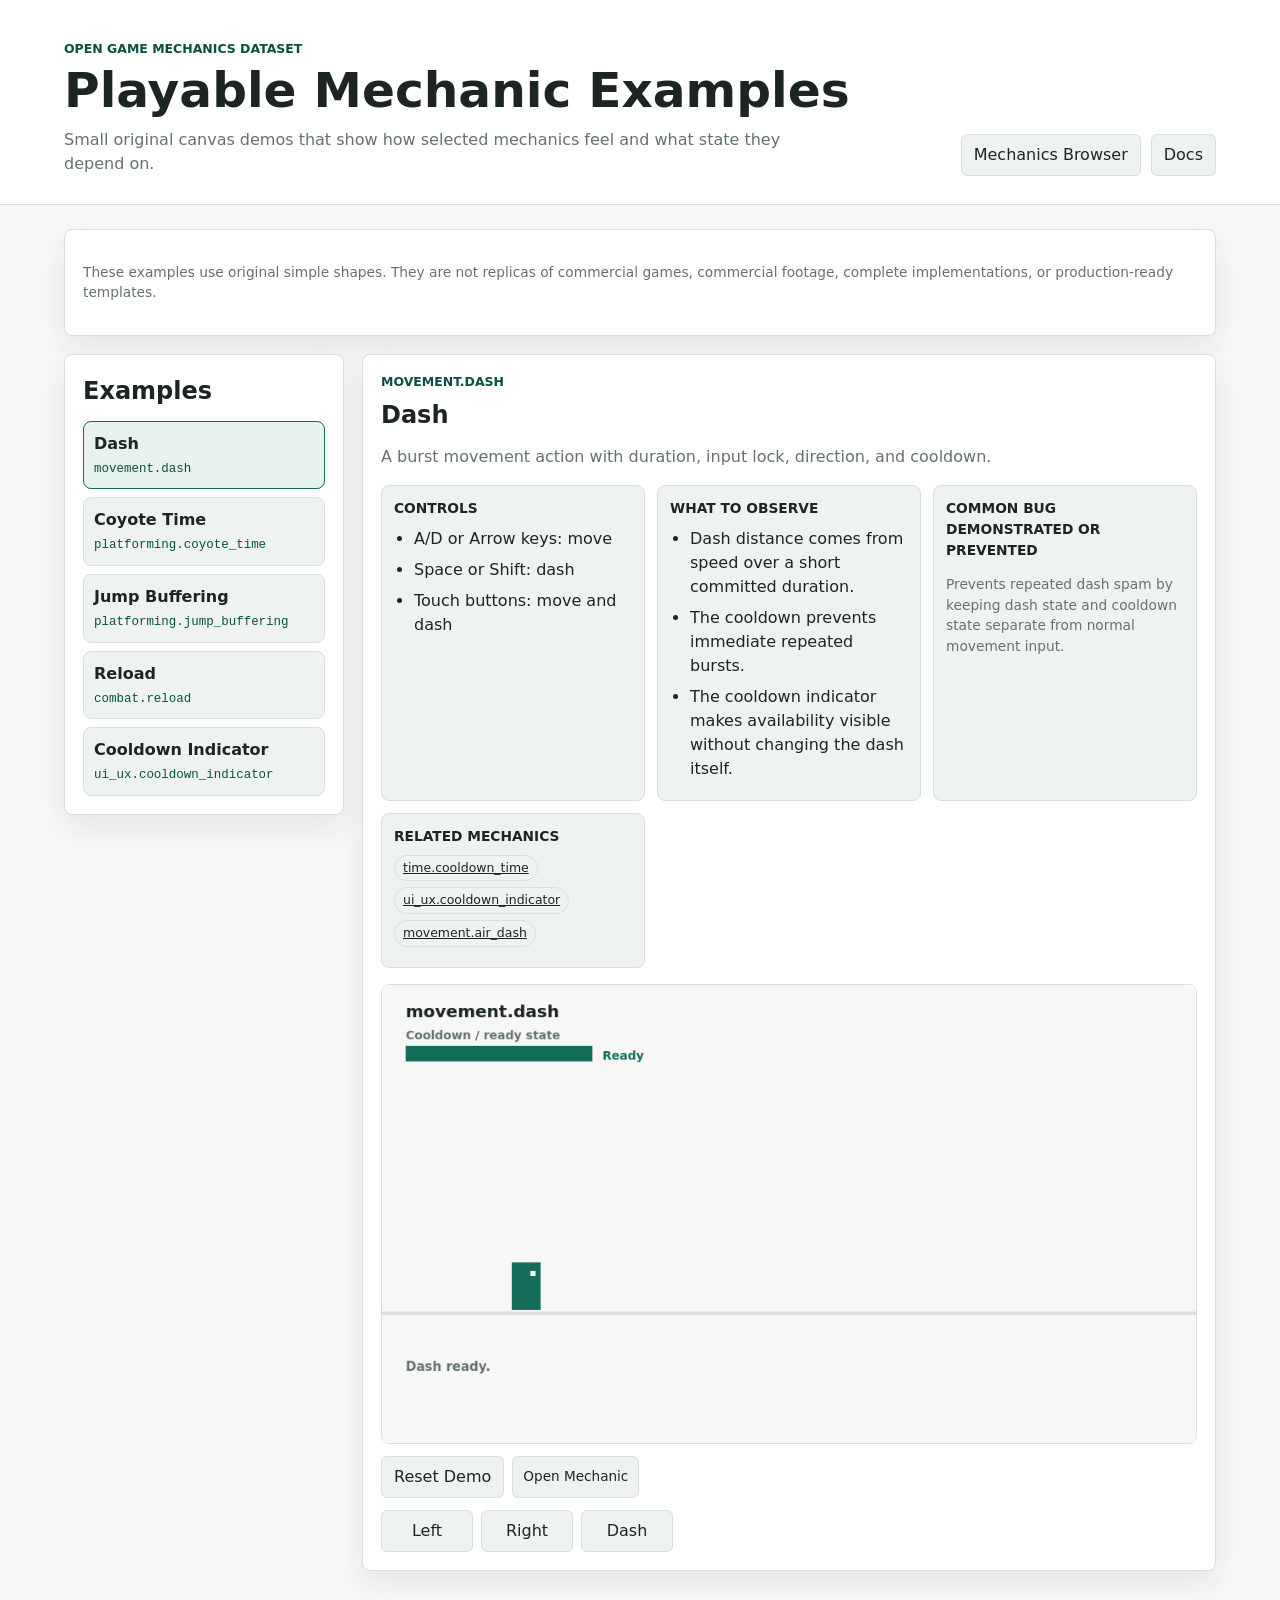
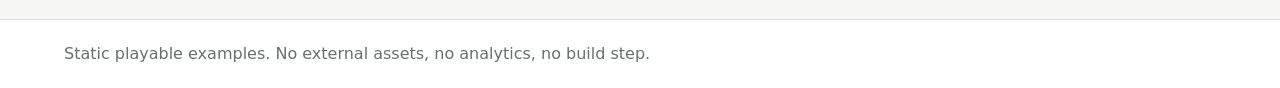
<file: site/playable-examples.html>
<!doctype html>
<html lang="en">
  <head>
    <meta charset="utf-8">
    <meta name="viewport" content="width=device-width, initial-scale=1">
    <title>Playable Mechanic Examples</title>
    <link rel="stylesheet" href="styles.css">
  </head>
  <body>
    <header class="site-header">
      <div>
        <p class="eyebrow">Open Game Mechanics Dataset</p>
        <h1>Playable Mechanic Examples</h1>
        <p class="intro">Small original canvas demos that show how selected mechanics feel and what state they depend on.</p>
      </div>
      <nav class="header-links" aria-label="Playable example links">
        <a href="index.html">Mechanics Browser</a>
        <a href="../docs/playable-mechanic-examples.md">Docs</a>
      </nav>
    </header>

    <main class="playable-page">
      <section class="playable-intro" aria-label="Playable examples overview">
        <p class="muted-text">These examples use original simple shapes. They are not replicas of commercial games, commercial footage, complete implementations, or production-ready templates.</p>
      </section>

      <section class="playable-layout" aria-label="Playable examples">
        <aside class="playable-sidebar" aria-label="Available demos">
          <h2>Examples</h2>
          <div id="demoList" class="demo-list"></div>
        </aside>

        <section class="playable-stage" aria-live="polite">
          <div class="playable-heading">
            <div>
              <p class="eyebrow" id="demoMechanicId">mechanic</p>
              <h2 id="demoTitle">Loading demo...</h2>
              <p id="demoDescription" class="intro"></p>
            </div>
          </div>

          <div class="playable-info">
            <section>
              <h3>Controls</h3>
              <ul id="demoControls" class="detail-list"></ul>
            </section>
            <section>
              <h3>What To Observe</h3>
              <ul id="demoObserve" class="detail-list"></ul>
            </section>
            <section>
              <h3>Common Bug Demonstrated Or Prevented</h3>
              <p id="demoBug" class="muted-text"></p>
            </section>
            <section>
              <h3>Related Mechanics</h3>
              <div id="demoRelated" class="pill-list"></div>
            </section>
          </div>

          <div class="canvas-shell">
            <canvas id="demoCanvas" width="960" height="540" aria-label="Playable mechanic demo canvas"></canvas>
          </div>

          <div class="playable-toolbar">
            <button id="resetDemo" type="button">Reset Demo</button>
            <a id="openMechanicLink" class="detail-action" href="index.html">Open Mechanic</a>
          </div>

          <div id="touchControls" class="touch-controls" aria-label="Touch controls"></div>
        </section>
      </section>
    </main>

    <footer>
      <p>Static playable examples. No external assets, no analytics, no build step.</p>
    </footer>

    <script src="playable-examples-data.js?v=playable-0.1" defer></script>
    <script src="playable-examples.js?v=playable-0.1" defer></script>
  </body>
</html>
</file>
<file: site/styles.css>
:root {
  color-scheme: light;
  --bg: #f7f8f6;
  --surface: #ffffff;
  --surface-muted: #eef3f1;
  --text: #1d2522;
  --muted: #65726c;
  --border: #d8dfdc;
  --accent: #146c5a;
  --accent-strong: #0b4f43;
  --focus: #9c5b1a;
  --shadow: 0 12px 28px rgba(21, 35, 31, 0.08);
}

* {
  box-sizing: border-box;
}

body {
  margin: 0;
  background: var(--bg);
  color: var(--text);
  font-family: Inter, ui-sans-serif, system-ui, -apple-system, BlinkMacSystemFont, "Segoe UI", sans-serif;
  line-height: 1.5;
}

a {
  color: var(--accent-strong);
}

button,
input,
select {
  font: inherit;
}

button,
select,
input {
  border: 1px solid var(--border);
  border-radius: 6px;
}

button:focus-visible,
select:focus-visible,
input:focus-visible,
.result-card:focus-visible,
.detail-action:focus-visible,
.related-button:focus-visible,
.detail-panel:focus-visible,
.mixer-toggle:focus-visible,
.mixer-panel button:focus-visible,
.mixer-panel textarea:focus-visible,
.games-panel button:focus-visible,
.games-panel input:focus-visible,
.games-panel select:focus-visible,
.demo-list-button:focus-visible,
.playable-toolbar button:focus-visible,
.touch-controls button:focus-visible,
.inline-link:focus-visible {
  outline: 3px solid var(--focus);
  outline-offset: 2px;
}

.site-header {
  display: flex;
  justify-content: space-between;
  gap: 24px;
  align-items: flex-end;
  padding: 40px min(5vw, 64px) 28px;
  border-bottom: 1px solid var(--border);
  background: var(--surface);
}

.eyebrow {
  margin: 0 0 6px;
  color: var(--accent-strong);
  font-size: 0.78rem;
  font-weight: 700;
  text-transform: uppercase;
}

h1 {
  margin: 0;
  font-size: clamp(2rem, 3.8vw, 3.25rem);
  line-height: 1.05;
}

.intro {
  margin: 12px 0 0;
  max-width: 760px;
  color: var(--muted);
  font-size: 1rem;
}

.header-links {
  display: flex;
  flex-wrap: wrap;
  gap: 10px;
}

.header-links a {
  display: inline-flex;
  min-height: 38px;
  align-items: center;
  padding: 8px 12px;
  border: 1px solid var(--border);
  border-radius: 6px;
  background: var(--surface-muted);
  color: var(--text);
  text-decoration: none;
}

main {
  padding: 24px min(5vw, 64px) 48px;
}

.controls {
  display: grid;
  grid-template-columns: minmax(260px, 2fr) repeat(5, minmax(150px, 1fr)) auto;
  gap: 12px;
  align-items: end;
  padding: 16px;
  border: 1px solid var(--border);
  border-radius: 8px;
  background: var(--surface);
  box-shadow: var(--shadow);
}

.controls label {
  display: grid;
  gap: 6px;
}

.controls span {
  color: var(--muted);
  font-size: 0.78rem;
  font-weight: 700;
  text-transform: uppercase;
}

.controls input,
.controls select {
  width: 100%;
  min-height: 42px;
  padding: 8px 10px;
  background: #ffffff;
  color: var(--text);
}

.controls button {
  min-height: 42px;
  padding: 8px 14px;
  background: var(--accent);
  color: #ffffff;
  cursor: pointer;
}

.controls button:hover {
  background: var(--accent-strong);
}

.status-bar {
  display: flex;
  justify-content: space-between;
  margin: 18px 0;
  color: var(--muted);
}

.status-bar p {
  margin: 0;
}

.browser-layout {
  display: grid;
  grid-template-columns: minmax(0, 1fr) minmax(300px, 380px);
  gap: 20px;
  align-items: start;
}

.results {
  display: grid;
  grid-template-columns: repeat(auto-fill, minmax(280px, 1fr));
  gap: 14px;
}

.result-card {
  display: flex;
  flex-direction: column;
  min-height: 260px;
  padding: 16px;
  border: 1px solid var(--border);
  border-radius: 8px;
  background: var(--surface);
  cursor: pointer;
  transition: border-color 120ms ease, transform 120ms ease, box-shadow 120ms ease;
}

.result-card:hover,
.result-card.is-selected {
  border-color: var(--accent);
  box-shadow: var(--shadow);
  transform: translateY(-1px);
}

.result-card h2 {
  margin: 0 0 6px;
  font-size: 1.1rem;
}

.id-line {
  display: inline-block;
  margin-bottom: 10px;
  color: var(--accent-strong);
  font-family: ui-monospace, SFMono-Regular, Consolas, "Liberation Mono", monospace;
  font-size: 0.82rem;
}

.description {
  margin: 10px 0 12px;
  color: var(--text);
}

.result-actions {
  display: flex;
  flex-wrap: wrap;
  gap: 8px;
  margin-top: auto;
  padding-top: 12px;
}

.meta-row,
.pill-list {
  display: flex;
  flex-wrap: wrap;
  gap: 6px;
  margin: 8px 0;
}

.pill {
  display: inline-flex;
  align-items: center;
  min-height: 24px;
  padding: 3px 8px;
  border-radius: 999px;
  background: var(--surface-muted);
  color: var(--text);
  font-size: 0.78rem;
}

.pill.category {
  background: #e7f2ee;
  color: var(--accent-strong);
  font-weight: 700;
}

.detail-panel {
  position: sticky;
  top: 16px;
  max-height: calc(100vh - 32px);
  overflow: auto;
  padding: 18px;
  border: 1px solid var(--border);
  border-radius: 8px;
  background: var(--surface);
  box-shadow: var(--shadow);
}

.detail-heading {
  display: grid;
  gap: 12px;
}

.detail-panel h2 {
  margin: 0 0 6px;
  font-size: 1.35rem;
}

.detail-panel h3 {
  margin: 18px 0 8px;
  font-size: 0.92rem;
  text-transform: uppercase;
}

.detail-panel p {
  margin: 8px 0;
}

.detail-actions {
  display: flex;
  flex-wrap: wrap;
  gap: 8px;
}

.detail-actions button,
.detail-action,
.mixer-toggle,
.mixer-panel button {
  display: inline-flex;
  min-height: 34px;
  align-items: center;
  padding: 6px 10px;
  border: 1px solid var(--border);
  border-radius: 6px;
  background: var(--surface-muted);
  color: var(--text);
  cursor: pointer;
  font-size: 0.85rem;
  text-decoration: none;
}

.detail-actions button:hover,
.detail-action:hover,
.mixer-toggle:hover,
.mixer-panel button:hover {
  border-color: var(--accent);
  color: var(--accent-strong);
}

.mixer-toggle.is-added {
  border-color: var(--accent);
  background: #e7f2ee;
  color: var(--accent-strong);
  font-weight: 700;
}

.copy-feedback,
.muted-text {
  color: var(--muted);
  font-size: 0.86rem;
}

.copy-feedback:empty {
  display: none;
}

.detail-section {
  margin-top: 18px;
}

.detail-list {
  margin: 8px 0 0;
  padding-left: 20px;
}

.detail-list li {
  margin: 7px 0;
  overflow-wrap: anywhere;
}

.detail-grid {
  display: grid;
  grid-template-columns: repeat(auto-fit, minmax(120px, 1fr));
  gap: 8px;
  margin-top: 12px;
}

.detail-metric {
  min-width: 0;
  padding: 10px;
  border: 1px solid var(--border);
  border-radius: 6px;
  background: var(--surface-muted);
}

.detail-metric span {
  display: block;
  color: var(--muted);
  font-size: 0.72rem;
  font-weight: 700;
  text-transform: uppercase;
}

.detail-metric strong {
  display: block;
  margin-top: 2px;
}

.detail-metric span,
.detail-metric strong {
  overflow-wrap: anywhere;
}

.parameter-grid,
.implementation-grid {
  display: grid;
  gap: 10px;
  margin-top: 10px;
}

.parameter-card,
.implementation-card {
  min-width: 0;
  padding: 12px;
  border: 1px solid var(--border);
  border-radius: 8px;
  background: var(--surface-muted);
}

.parameter-card h4,
.implementation-card h4 {
  margin: 0 0 8px;
  color: var(--accent-strong);
  font-size: 0.95rem;
  overflow-wrap: anywhere;
}

.parameter-card h4 {
  font-family: ui-monospace, SFMono-Regular, Consolas, "Liberation Mono", monospace;
}

.parameter-card p,
.implementation-card p {
  margin-bottom: 0;
  overflow-wrap: anywhere;
}

.parameter-meta {
  display: grid;
  gap: 6px;
  margin: 0;
}

.parameter-meta div {
  min-width: 0;
}

.parameter-meta dt {
  color: var(--muted);
  font-size: 0.72rem;
  font-weight: 700;
  text-transform: uppercase;
}

.parameter-meta dd {
  margin: 0;
  overflow-wrap: anywhere;
}

.implementation-card p {
  line-height: 1.55;
}

.related-button {
  border: 1px solid var(--border);
  background: var(--surface-muted);
  color: var(--text);
  cursor: pointer;
}

.related-button:hover {
  border-color: var(--accent);
  color: var(--accent-strong);
}

.muted-pill {
  color: var(--muted);
  opacity: 0.78;
}

.path-link {
  overflow-wrap: anywhere;
  font-family: ui-monospace, SFMono-Regular, Consolas, "Liberation Mono", monospace;
  font-size: 0.82rem;
}

.empty-state,
.error-state {
  grid-column: 1 / -1;
  padding: 24px;
  border: 1px solid var(--border);
  border-radius: 8px;
  background: var(--surface);
}

.error-state {
  border-color: #b85d4b;
  color: #842d20;
}

.games-panel,
.mixer-panel {
  margin-top: 24px;
  padding: 20px;
  border: 1px solid var(--border);
  border-radius: 8px;
  background: var(--surface);
  box-shadow: var(--shadow);
}

.games-heading,
.mixer-heading {
  display: flex;
  justify-content: space-between;
  gap: 16px;
  align-items: flex-start;
}

.games-heading h2,
.mixer-heading h2 {
  margin: 0;
  font-size: 1.55rem;
}

.games-controls {
  display: grid;
  grid-template-columns: minmax(260px, 2fr) minmax(170px, 1fr) minmax(170px, 1fr);
  gap: 12px;
  margin-top: 18px;
  align-items: end;
}

.games-controls label {
  display: grid;
  gap: 6px;
}

.games-controls span {
  color: var(--muted);
  font-size: 0.78rem;
  font-weight: 700;
  text-transform: uppercase;
}

.games-controls input,
.games-controls select {
  width: 100%;
  min-height: 42px;
  padding: 8px 10px;
  background: #ffffff;
  color: var(--text);
}

.game-summary {
  margin-top: 14px;
}

.game-summary-grid {
  display: grid;
  grid-template-columns: repeat(auto-fit, minmax(170px, 1fr));
  gap: 8px;
}

.games-results {
  display: grid;
  gap: 14px;
  margin-top: 16px;
}

.game-card {
  min-width: 0;
  padding: 16px;
  border: 1px solid var(--border);
  border-radius: 8px;
  background: var(--surface-muted);
}

.game-card-heading {
  display: flex;
  justify-content: space-between;
  gap: 14px;
  align-items: flex-start;
}

.game-card h3 {
  margin: 0 0 6px;
  font-size: 1.08rem;
}

.game-card p {
  margin: 0;
  color: var(--muted);
  overflow-wrap: anywhere;
}

.mixer-toolbar {
  display: flex;
  flex-wrap: wrap;
  gap: 8px;
  align-items: center;
}

.game-card > .game-card-heading > button {
  display: inline-flex;
  min-height: 34px;
  align-items: center;
  flex: 0 0 auto;
  padding: 6px 10px;
  border: 1px solid var(--border);
  border-radius: 6px;
  background: var(--surface);
  color: var(--text);
  cursor: pointer;
  font-size: 0.85rem;
}

.game-card > .game-card-heading > button:hover {
  border-color: var(--accent);
  color: var(--accent-strong);
}

.game-details {
  margin-top: 12px;
}

.game-details summary {
  cursor: pointer;
  font-weight: 700;
}

.game-mechanics-list {
  display: grid;
  gap: 8px;
  margin-top: 10px;
}

.game-mechanic-row {
  display: grid;
  grid-template-columns: minmax(180px, 1.2fr) auto minmax(240px, 2fr);
  gap: 10px;
  align-items: start;
  padding: 10px;
  border: 1px solid var(--border);
  border-radius: 6px;
  background: var(--surface);
}

.game-mechanic-row div {
  display: grid;
  gap: 4px;
  min-width: 0;
}

.game-mechanic-row code {
  color: var(--accent-strong);
  font-family: ui-monospace, SFMono-Regular, Consolas, "Liberation Mono", monospace;
  font-size: 0.8rem;
  overflow-wrap: anywhere;
}

.mixer-toolbar button:disabled {
  cursor: not-allowed;
  opacity: 0.55;
}

.mixer-selected {
  display: grid;
  grid-template-columns: repeat(auto-fill, minmax(240px, 1fr));
  gap: 10px;
  margin-top: 16px;
}

.mixer-empty {
  grid-column: 1 / -1;
  padding: 18px;
  border: 1px dashed var(--border);
  border-radius: 8px;
  background: var(--surface-muted);
}

.mixer-empty h3 {
  margin: 0 0 8px;
}

.mixer-empty p {
  max-width: 760px;
  margin: 0;
  color: var(--muted);
}

.mixer-chip,
.analysis-card {
  min-width: 0;
  padding: 12px;
  border: 1px solid var(--border);
  border-radius: 8px;
  background: var(--surface-muted);
}

.mixer-chip {
  display: grid;
  gap: 10px;
}

.mixer-chip h3,
.analysis-card h4 {
  margin: 0 0 4px;
  font-size: 0.98rem;
  overflow-wrap: anywhere;
}

.mixer-chip code,
.analysis-card code {
  color: var(--accent-strong);
  font-family: ui-monospace, SFMono-Regular, Consolas, "Liberation Mono", monospace;
  font-size: 0.8rem;
  overflow-wrap: anywhere;
}

.mixer-chip p,
.analysis-card p {
  margin: 7px 0 0;
  color: var(--muted);
  overflow-wrap: anywhere;
}

.mixer-chip button {
  justify-self: start;
}

.mixer-import {
  margin-top: 16px;
  padding: 12px;
  border: 1px solid var(--border);
  border-radius: 8px;
  background: var(--surface-muted);
}

.mixer-import summary {
  cursor: pointer;
  font-weight: 700;
}

.mixer-import label {
  display: block;
  margin-top: 12px;
  color: var(--muted);
  font-size: 0.78rem;
  font-weight: 700;
  text-transform: uppercase;
}

.mixer-export-output,
.mixer-import textarea,
.prompt-box textarea {
  width: 100%;
  margin-top: 8px;
  padding: 10px;
  border: 1px solid var(--border);
  border-radius: 6px;
  background: #ffffff;
  color: var(--text);
  font-family: ui-monospace, SFMono-Regular, Consolas, "Liberation Mono", monospace;
  font-size: 0.84rem;
  resize: vertical;
}

.mixer-analysis {
  margin-top: 18px;
}

.analysis-section {
  padding-top: 2px;
  border-top: 1px solid var(--border);
}

.analysis-section h3 {
  color: var(--text);
}

.mixer-summary-grid {
  display: grid;
  grid-template-columns: repeat(auto-fit, minmax(160px, 1fr));
  gap: 8px;
}

.mixer-table,
.analysis-list {
  display: grid;
  gap: 10px;
}

.mixer-row {
  display: grid;
  grid-template-columns: minmax(120px, 1fr) auto minmax(220px, 2fr);
  gap: 10px;
  align-items: start;
  padding: 10px;
  border: 1px solid var(--border);
  border-radius: 6px;
  background: var(--surface-muted);
}

.mixer-row strong,
.mixer-row p,
.mixer-row span {
  min-width: 0;
  margin: 0;
  overflow-wrap: anywhere;
}

.mixer-row span {
  color: var(--accent-strong);
  font-weight: 700;
}

.analysis-card-heading {
  display: flex;
  flex-wrap: wrap;
  justify-content: space-between;
  gap: 8px;
  margin-bottom: 8px;
}

.analysis-card-heading span {
  color: var(--muted);
  font-size: 0.82rem;
}

.analysis-card.is-critical,
.analysis-card.is-hard-conflict {
  border-color: #b85d4b;
  background: #fff4f1;
}

.analysis-card.is-soft-conflict {
  border-color: #d0a05d;
  background: #fff9ef;
}

.relationship-grid {
  display: grid;
  gap: 10px;
}

.relationship-card {
  min-width: 0;
  padding: 12px;
  border: 1px solid var(--border);
  border-radius: 8px;
  background: var(--surface-muted);
}

.relationship-card p {
  margin: 8px 0 0;
  overflow-wrap: anywhere;
}

.relationship-card.is-hard-conflict {
  border-color: #b85d4b;
  background: #fff4f1;
}

.relationship-target {
  overflow-wrap: anywhere;
}

.inline-link {
  min-height: auto;
  padding: 0;
  border: 0;
  background: transparent;
  color: var(--accent-strong);
  cursor: pointer;
  font: inherit;
  text-decoration: underline;
}

.prompt-box {
  display: grid;
  gap: 10px;
}

.prompt-box button {
  justify-self: start;
}

.playable-page {
  display: grid;
  gap: 18px;
}

.playable-intro,
.playable-sidebar,
.playable-stage {
  padding: 18px;
  border: 1px solid var(--border);
  border-radius: 8px;
  background: var(--surface);
  box-shadow: var(--shadow);
}

.playable-layout {
  display: grid;
  grid-template-columns: minmax(220px, 280px) minmax(0, 1fr);
  gap: 18px;
  align-items: start;
}

.playable-sidebar {
  position: sticky;
  top: 16px;
}

.playable-sidebar h2,
.playable-heading h2 {
  margin: 0 0 12px;
}

.demo-list {
  display: grid;
  gap: 8px;
}

.demo-list-button {
  display: grid;
  gap: 4px;
  min-height: 52px;
  padding: 10px;
  border: 1px solid var(--border);
  border-radius: 8px;
  background: var(--surface-muted);
  color: var(--text);
  cursor: pointer;
  text-align: left;
}

.demo-list-button:hover,
.demo-list-button.is-active {
  border-color: var(--accent);
  background: #e7f2ee;
}

.demo-list-button code {
  color: var(--accent-strong);
  font-family: ui-monospace, SFMono-Regular, Consolas, "Liberation Mono", monospace;
  font-size: 0.78rem;
  overflow-wrap: anywhere;
}

.playable-info {
  display: grid;
  grid-template-columns: repeat(auto-fit, minmax(220px, 1fr));
  gap: 12px;
  margin-top: 16px;
}

.playable-info section {
  min-width: 0;
  padding: 12px;
  border: 1px solid var(--border);
  border-radius: 8px;
  background: var(--surface-muted);
}

.playable-info h3 {
  margin: 0 0 8px;
  font-size: 0.86rem;
  text-transform: uppercase;
}

.canvas-shell {
  margin-top: 16px;
  overflow: hidden;
  border: 1px solid var(--border);
  border-radius: 8px;
  background: var(--surface-muted);
}

.canvas-shell canvas {
  display: block;
  width: 100%;
  max-height: 70vh;
  aspect-ratio: 16 / 9;
  background: #f7f8f6;
  touch-action: manipulation;
}

.playable-toolbar,
.touch-controls {
  display: flex;
  flex-wrap: wrap;
  gap: 8px;
  margin-top: 12px;
}

.playable-toolbar button,
.touch-controls button {
  display: inline-flex;
  min-height: 40px;
  align-items: center;
  padding: 8px 12px;
  border: 1px solid var(--border);
  border-radius: 6px;
  background: var(--surface-muted);
  color: var(--text);
  cursor: pointer;
}

.playable-toolbar button:hover,
.touch-controls button:hover {
  border-color: var(--accent);
  color: var(--accent-strong);
}

.touch-controls button {
  min-width: 92px;
  justify-content: center;
  user-select: none;
  touch-action: none;
}

footer {
  padding: 22px min(5vw, 64px);
  border-top: 1px solid var(--border);
  color: var(--muted);
  background: var(--surface);
}

footer p {
  margin: 0;
}

@media (max-width: 1180px) {
  .controls {
    grid-template-columns: repeat(3, minmax(0, 1fr));
  }

  .search-field {
    grid-column: 1 / -1;
  }
}

@media (max-width: 860px) {
  .site-header {
    display: block;
    padding-top: 28px;
  }

  .header-links {
    margin-top: 18px;
  }

  .controls,
  .browser-layout,
  .playable-layout {
    grid-template-columns: 1fr;
  }

  .games-heading,
  .mixer-heading,
  .game-card-heading {
    display: grid;
  }

  .games-controls,
  .mixer-row {
    grid-template-columns: 1fr;
  }

  .game-mechanic-row {
    grid-template-columns: 1fr;
  }

  .detail-panel {
    position: static;
    max-height: none;
  }

  .playable-sidebar {
    position: static;
  }
}

@media (max-width: 560px) {
  main {
    padding-inline: 14px;
  }

  .site-header,
  footer {
    padding-inline: 14px;
  }

  .controls {
    padding: 12px;
  }

  .detail-grid {
    grid-template-columns: 1fr;
  }
}
</file>
